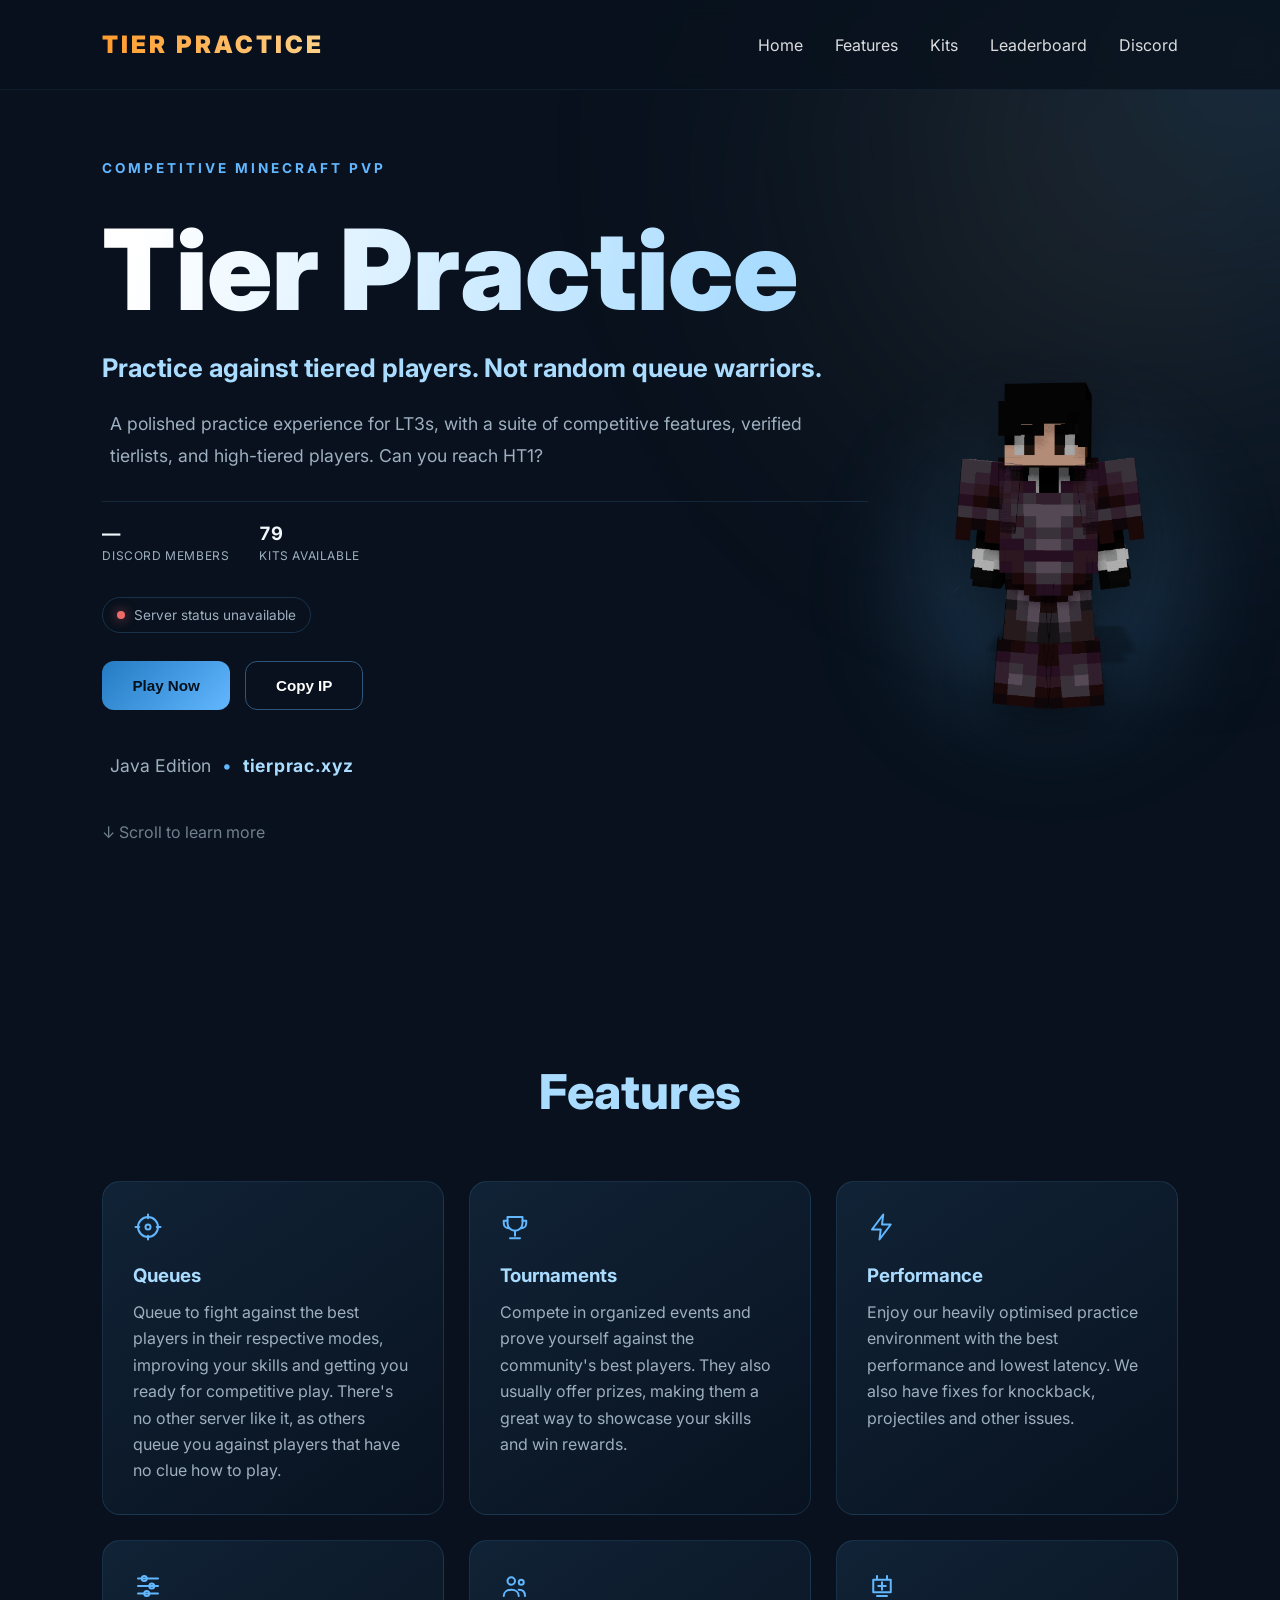
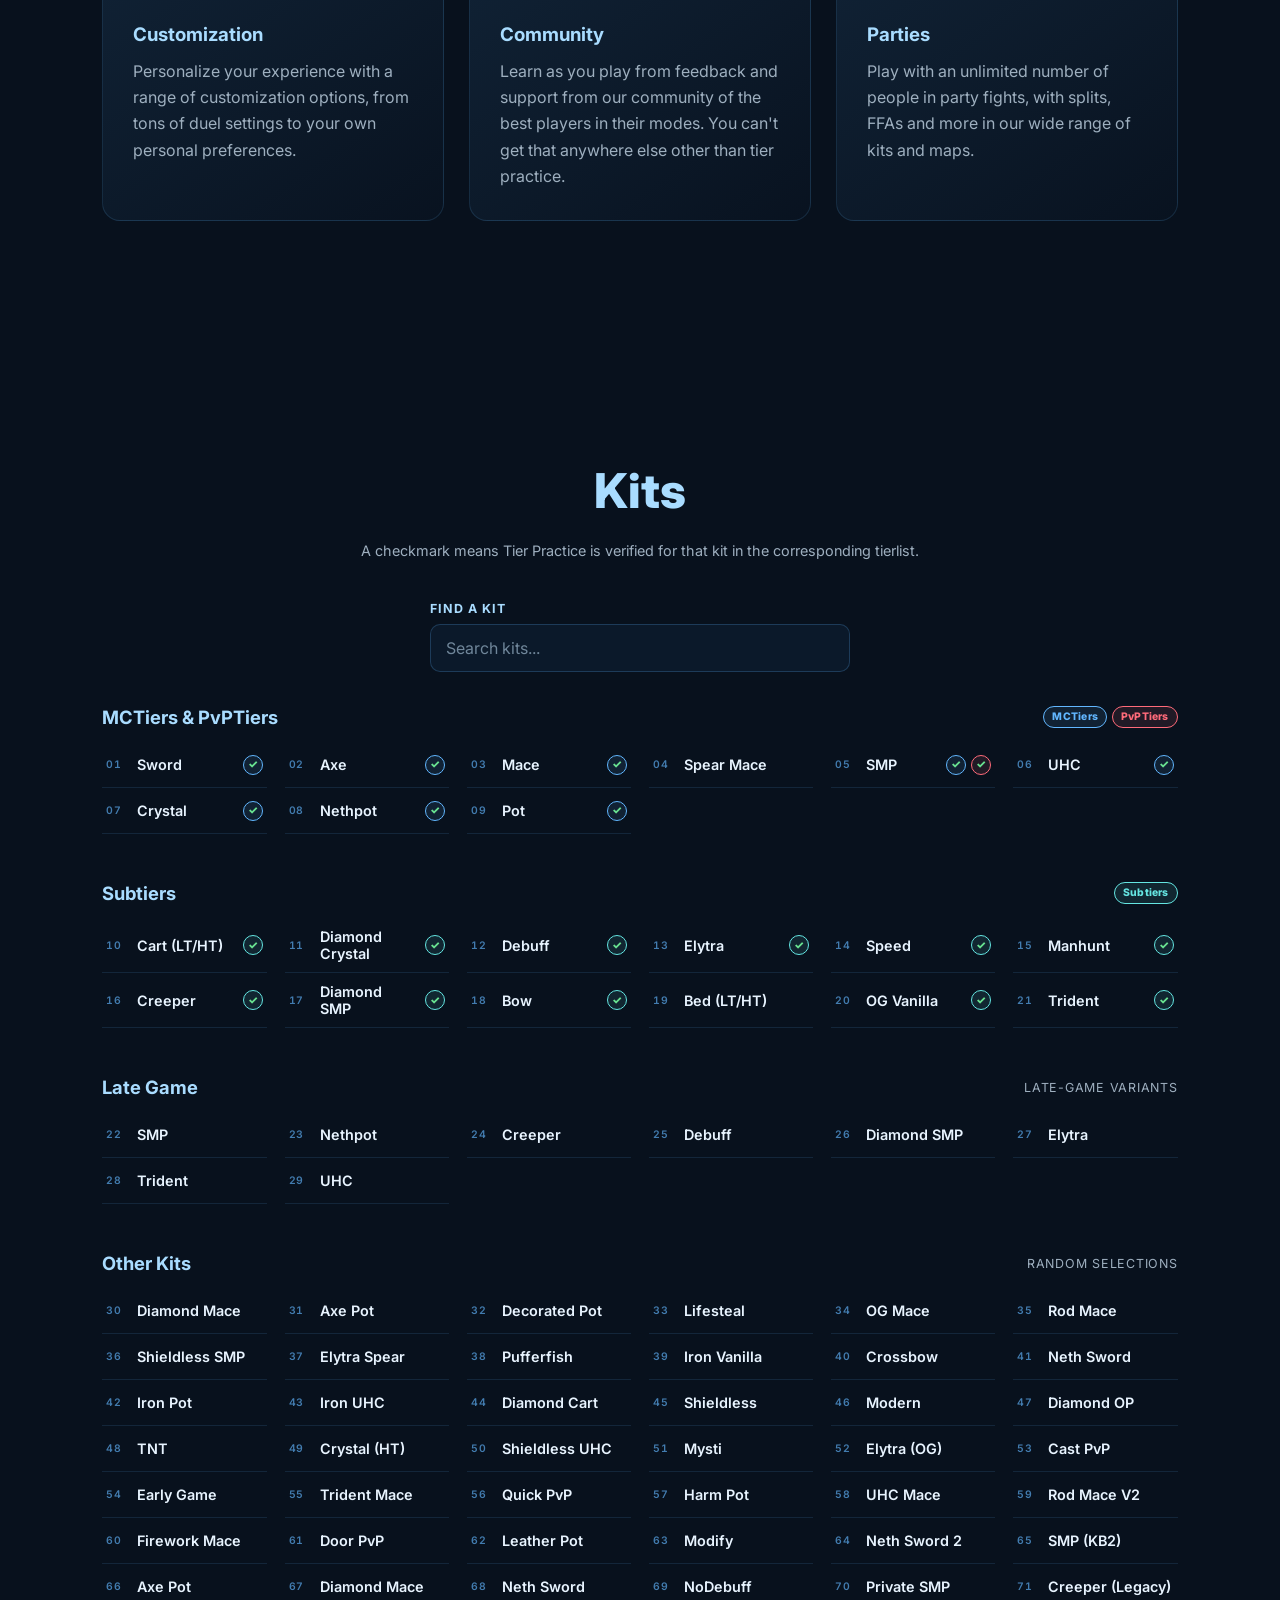
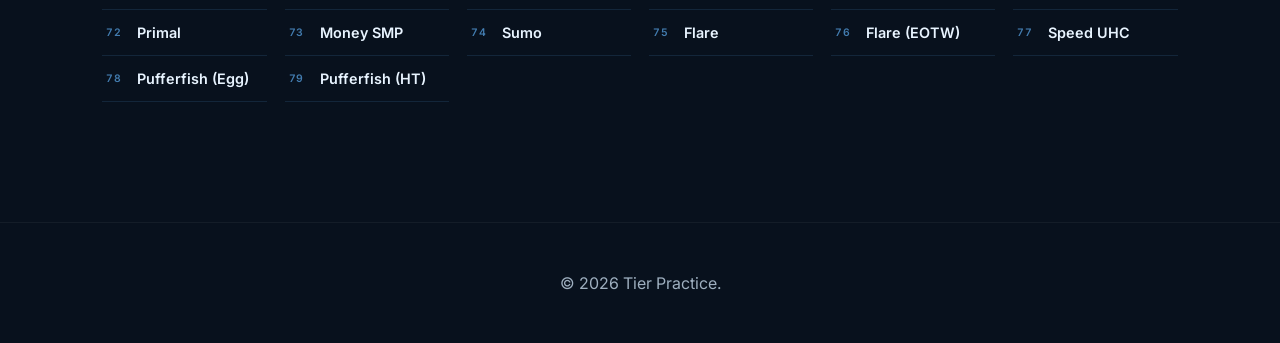
<file: index.html>
<!DOCTYPE html>
<html lang="en">
<head>
    <meta charset="UTF-8">
    <meta name="viewport" content="width=device-width, initial-scale=1.0">
    <title>Tier Practice</title>
    <meta name="description" content="Tier Practice is a competitive Minecraft PvP practice server for LT3+ players from MCTiers, Subtiers, and PvPTiers.">
    <meta name="robots" content="index, follow">
    <meta name="theme-color" content="#08111d">
    <link rel="canonical" href="https://tierprac.xyz/">
    <meta property="og:title" content="Tier Practice | Competitive Minecraft PvP">
    <meta property="og:description" content="The competitive Minecraft PvP practice server for LT3+ players.">
    <meta property="og:type" content="website">
    <meta property="og:url" content="https://tierprac.xyz/">
    <meta property="og:site_name" content="Tier Practice">
    <meta property="og:image" content="https://tierprac.xyz/assets/player-render.png">
    <meta name="twitter:card" content="summary">
    <meta name="twitter:title" content="Tier Practice | Competitive Minecraft PvP">
    <meta name="twitter:description" content="The competitive Minecraft PvP practice server for LT3+ players.">
    <meta name="twitter:image" content="https://tierprac.xyz/assets/player-render.png">
    <meta name="keywords"
content="minecraft practice server, minecraft pvp server, crystal pvp, smp pvp, mctiers, subtiers, pvptiers, tier practice">

    <script type="application/ld+json">
        {
            "@context": "https://schema.org",
            "@type": "VideoGame",
            "name": "Tier Practice",
            "url": "https://tierprac.xyz/",
            "description": "A competitive Minecraft PvP practice server for LT3+ players from MCTiers, Subtiers, and PvPTiers.",
            "genre": ["Minecraft PvP", "Competitive gaming"],
            "gamePlatform": "Minecraft Java Edition",
            "sameAs": ["https://discord.gg/tierprac"]
        }
    </script>

    <link rel="stylesheet" href="styles.css">

    <link rel="preconnect" href="https://fonts.googleapis.com">
    <link rel="preconnect" href="https://fonts.gstatic.com" crossorigin>
    <link href="https://fonts.googleapis.com/css2?family=Inter:wght@400;500;600;700;800;900&display=swap" rel="stylesheet">
</head>
<body>

    <div class="bg-glow"></div>

    <nav aria-label="Primary navigation">
        <a class="logo" href="#top" aria-label="Tier Practice home">TIER PRACTICE</a>

        <div class="nav-links">
            <a href="#top">Home</a>
            <a href="#features">Features</a>
            <a href="#kits">Kits</a>
            <a href="leaderboard.html">Leaderboard</a>
            <a href="https://discord.gg/tierprac" target="_blank" rel="noopener noreferrer">Discord</a>
        </div>
    </nav>

    <section class="hero" id="top">

        <div class="hero-shell">
        <div class="hero-content">

            <span class="tag">
                COMPETITIVE MINECRAFT PVP
            </span>

            <h1>
                Tier Practice
            </h1>

            <h2>
                Practice against tiered players. Not random queue warriors.
            </h2>

            <p>
                A polished practice experience for LT3s, with a suite of competitive features, verified tierlists, and high-tiered players. Can you reach HT1?
            </p>

            <div class="hero-stats" aria-label="Tier Practice statistics">
                <div class="hero-stat">
                    <strong id="discord-members">—</strong>
                    <span>Discord members</span>
                </div>
                <div class="hero-stat">
                    <strong id="kit-count">0</strong>
                    <span>Kits available</span>
                </div>
            </div>

            <div class="server-status" aria-live="polite">
                <span class="status-dot" aria-hidden="true"></span>
                <span id="server-status">Checking server status...</span>
            </div>

            <div class="buttons">
                <button class="gold-btn" id="play-now">
                    Play Now
                </button>

                <button class="outline-btn" id="copy-ip">
                    Copy IP
                </button>
            </div>

            <p class="server-address">Java Edition <span>•</span> <strong>tierprac.xyz</strong></p>

            <div class="scroll-text">
                ↓ Scroll to learn more
            </div>

        </div>
        <div class="hero-art" aria-hidden="true">
            <div class="hero-art-glow"></div>
            <img src="assets/player-render.png" alt="">
        </div>
        </div>

    </section>

    <section id="features" class="section">

        <h2 class="section-heading">
            Features
        </h2>

        <div class="card-grid">

            <div class="info-card">
                <svg class="feature-icon" viewBox="0 0 24 24" aria-hidden="true">
                    <circle cx="12" cy="12" r="8"></circle>
                    <circle cx="12" cy="12" r="2"></circle>
                    <path d="M12 2v3M12 19v3M2 12h3M19 12h3"></path>
                </svg>
                <h3>Queues</h3>
                <p>Queue to fight against the best players in their respective modes, improving your skills and getting you ready for competitive play. There's no other server like it, as others queue you against players that have no clue how to play.</p>
            </div>

            <div class="info-card">
                <svg class="feature-icon" viewBox="0 0 24 24" aria-hidden="true">
                    <path d="M6 4h12v5a6 6 0 0 1-12 0V4Z"></path>
                    <path d="M6 7H3v2a4 4 0 0 0 4 4M18 7h3v2a4 4 0 0 1-4 4M12 15v4M8 21h8"></path>
                </svg>
                <h3>Tournaments</h3>
                <p>Compete in organized events and prove yourself against the community's best players. They also usually offer prizes, making them a great way to showcase your skills and win rewards.</p>
            </div>

            <div class="info-card">
                <svg class="feature-icon" viewBox="0 0 24 24" aria-hidden="true">
                    <path d="m13 2-9 12h7l-1 8 9-12h-7l1-8Z"></path>
                </svg>
                <h3>Performance</h3>
                <p>Enjoy our heavily optimised practice environment with the best performance and lowest latency. We also have fixes for knockback, projectiles and other issues.</p>
            </div>

            <div class="info-card">
                <svg class="feature-icon" viewBox="0 0 24 24" aria-hidden="true">
                    <path d="M4 6h16M4 12h16M4 18h16"></path>
                    <circle cx="9" cy="6" r="2"></circle>
                    <circle cx="15" cy="12" r="2"></circle>
                    <circle cx="11" cy="18" r="2"></circle>
                </svg>
                <h3>Customization</h3>
                <p>Personalize your experience with a range of customization options, from tons of duel settings to your own personal preferences.</p>
            </div>

            <div class="info-card">
                <svg class="feature-icon" viewBox="0 0 24 24" aria-hidden="true">
                    <circle cx="9" cy="8" r="3"></circle>
                    <circle cx="17" cy="9" r="2"></circle>
                    <path d="M3 20c0-3 2.5-5 6-5s6 2 6 5M15 15c3 0 5 1.8 5 5"></path>
                </svg>
                <h3>Community</h3>
                <p>Learn as you play from feedback and support from our community of the best players in their modes. You can't get that anywhere else other than tier practice.</p>
            </div>

            <div class="info-card">
                <svg class="feature-icon" viewBox="0 0 24 24" aria-hidden="true">
                    <path d="M5 7h14v10H5zM8 4v3M16 4v3M8 20h8"></path>
                    <path d="M9 12h6M12 9v6"></path>
                </svg>
                <h3>Parties</h3>
                <p>Play with an unlimited number of people in party fights, with splits, FFAs and more in our wide range of kits and maps.</p>
            </div>
        </div>

    </section>

    <section id="kits" class="section">

        <h2 class="section-heading">
            Kits
        </h2>
        <p class="kit-section-note">A checkmark means Tier Practice is verified for that kit in the corresponding tierlist.</p>
        <div class="kit-search">
            <label for="kit-search-input">Find a kit</label>
            <input id="kit-search-input" type="search" placeholder="Search kits..." autocomplete="off">
        </div>
        <p class="kit-no-results" id="kit-no-results" hidden>
            Can't find your kit? <a href="https://discord.gg/tierprac" target="_blank" rel="noopener noreferrer">Request it in Discord</a>.
        </p>

        <div class="kit-roster" aria-label="Available kits">
            <div class="kit-group">
                <div class="kit-group-heading">
                    <h3>MCTiers &amp; PvPTiers</h3>
                    <div class="kit-legend" aria-label="Tierlist indicators">
                        <span class="tier-badge mctiers">MCTiers</span>
                        <span class="tier-badge pvptiers">PvPTiers</span>
                    </div>
                </div>
                <div class="kit-list">
                    <div class="kit-item"><span class="kit-number">00</span><span class="kit-name">Sword</span><span class="kit-badges"><span class="tier-badge mctiers">MCT</span></span></div>
                    <div class="kit-item"><span class="kit-number">01</span><span class="kit-name">Axe</span><span class="kit-badges"><span class="tier-badge mctiers">MCT</span></span></div>
                    <div class="kit-item"><span class="kit-number">02</span><span class="kit-name">Mace</span><span class="kit-badges"><span class="tier-badge mctiers">MCT</span></span></div>
                    <div class="kit-item"><span class="kit-number">03</span><span class="kit-name">Spear Mace</span><span class="kit-badges"></span></div>
                    <div class="kit-item"><span class="kit-number">04</span><span class="kit-name">SMP</span><span class="kit-badges"><span class="tier-badge mctiers">MCT</span><span class="tier-badge pvptiers">PvPT</span></span></div><!--a-->
                    <div class="kit-item"><span class="kit-number">05</span><span class="kit-name">UHC</span><span class="kit-badges"><span class="tier-badge mctiers">MCT</span></span></div>
                    <div class="kit-item"><span class="kit-number">06</span><span class="kit-name">Crystal</span><span class="kit-badges"><span class="tier-badge mctiers">MCT</span></span></div>
                    <div class="kit-item"><span class="kit-number">07</span><span class="kit-name">Nethpot</span><span class="kit-badges"><span class="tier-badge mctiers">MCT</span></span></div>
                    <div class="kit-item"><span class="kit-number">08</span><span class="kit-name">Pot</span><span class="kit-badges"><span class="tier-badge mctiers">MCT</span></span></div>
                </div>
            </div>

            <div class="kit-group">
                <div class="kit-group-heading">
                    <h3>Subtiers</h3>
                    <div class="kit-legend" aria-label="Tierlist indicators">
                        <span class="tier-badge subtiers">Subtiers</span>
                    </div>
                </div>
                <div class="kit-list">
                    <div class="kit-item"><span class="kit-number">09</span><span class="kit-name">Cart (LT/HT)</span><span class="kit-badges"><span class="tier-badge subtiers">Subtiers</span></span></div>
                    <div class="kit-item"><span class="kit-number">10</span><span class="kit-name">Diamond Crystal</span><span class="kit-badges"><span class="tier-badge subtiers">Subtiers</span></span></div>
                    <div class="kit-item"><span class="kit-number">11</span><span class="kit-name">Debuff</span><span class="kit-badges"><span class="tier-badge subtiers">Subtiers</span></span></div>
                    <div class="kit-item"><span class="kit-number">12</span><span class="kit-name">Elytra</span><span class="kit-badges"><span class="tier-badge subtiers">Subtiers</span></span></div>
                    <div class="kit-item"><span class="kit-number">13</span><span class="kit-name">Speed</span><span class="kit-badges"><span class="tier-badge subtiers">Subtiers</span></span></div>
                    <div class="kit-item"><span class="kit-number">14</span><span class="kit-name">Manhunt</span><span class="kit-badges"><span class="tier-badge subtiers">Subtiers</span></span></div>
                    <div class="kit-item"><span class="kit-number">15</span><span class="kit-name">Creeper</span><span class="kit-badges"><span class="tier-badge subtiers">Subtiers</span></span></div>
                    <div class="kit-item"><span class="kit-number">16</span><span class="kit-name">Diamond SMP</span><span class="kit-badges"><span class="tier-badge subtiers">Subtiers</span></span></div>
                    <div class="kit-item"><span class="kit-number">17</span><span class="kit-name">Bow</span><span class="kit-badges"><span class="tier-badge subtiers">Subtiers</span></span></div>
                    <div class="kit-item"><span class="kit-number">18</span><span class="kit-name">Bed (LT/HT)</span><span class="kit-badges"></span></div>
                    <div class="kit-item"><span class="kit-number">19</span><span class="kit-name">OG Vanilla</span><span class="kit-badges"><span class="tier-badge subtiers">Subtiers</span></span></div>
                    <div class="kit-item"><span class="kit-number">20</span><span class="kit-name">Trident</span><span class="kit-badges"><span class="tier-badge subtiers">Subtiers</span></span></div>
                </div>
            </div>

            <div class="kit-group late-game">
                <div class="kit-group-heading"><h3>Late Game</h3><span class="kit-group-note">Late-game variants</span></div>
                <div class="kit-list">
                    <div class="kit-item"><span class="kit-number">21</span><span class="kit-name">SMP</span></div>
                    <div class="kit-item"><span class="kit-number">22</span><span class="kit-name">Nethpot</span></div>
                    <div class="kit-item"><span class="kit-number">23</span><span class="kit-name">Creeper</span></div>
                    <div class="kit-item"><span class="kit-number">24</span><span class="kit-name">Debuff</span></div>
                    <div class="kit-item"><span class="kit-number">25</span><span class="kit-name">Diamond SMP</span></div>
                    <div class="kit-item"><span class="kit-number">26</span><span class="kit-name">Elytra</span></div>
                    <div class="kit-item"><span class="kit-number">27</span><span class="kit-name">Trident</span></div>
                    <div class="kit-item"><span class="kit-number">28</span><span class="kit-name">UHC</span></div>
                </div>
            </div>

            <div class="kit-group">
                <div class="kit-group-heading"><h3>Other Kits</h3><span class="kit-group-note">Random selections</span></div>
                <div class="kit-list">
                    <div class="kit-item"><span class="kit-number">29</span><span class="kit-name">Diamond Mace</span></div>
                    <div class="kit-item"><span class="kit-number">30</span><span class="kit-name">Axe Pot</span></div>
                    <div class="kit-item"><span class="kit-number">31</span><span class="kit-name">Decorated Pot</span></div>
                    <div class="kit-item"><span class="kit-number">32</span><span class="kit-name">Lifesteal</span></div>
                    <div class="kit-item"><span class="kit-number">33</span><span class="kit-name">OG Mace</span></div>
                    <div class="kit-item"><span class="kit-number">34</span><span class="kit-name">Rod Mace</span></div>
                    <div class="kit-item"><span class="kit-number">35</span><span class="kit-name">Shieldless SMP</span></div>
                    <div class="kit-item"><span class="kit-number">36</span><span class="kit-name">Elytra Spear</span></div>
                    <div class="kit-item"><span class="kit-number">37</span><span class="kit-name">Pufferfish</span></div>
                    <div class="kit-item"><span class="kit-number">38</span><span class="kit-name">Iron Vanilla</span></div>
                    <div class="kit-item"><span class="kit-number">39</span><span class="kit-name">Crossbow</span></div>
                    <div class="kit-item"><span class="kit-number">40</span><span class="kit-name">Neth Sword</span></div>
                    <div class="kit-item"><span class="kit-number">41</span><span class="kit-name">Iron Pot</span></div>
                    <div class="kit-item"><span class="kit-number">42</span><span class="kit-name">Iron UHC</span></div>
                    <div class="kit-item"><span class="kit-number">43</span><span class="kit-name">Diamond Cart</span></div>
                    <div class="kit-item"><span class="kit-number">44</span><span class="kit-name">Shieldless</span></div>
                    <div class="kit-item"><span class="kit-number">45</span><span class="kit-name">Modern</span></div>
                    <div class="kit-item"><span class="kit-number">46</span><span class="kit-name">Diamond OP</span></div>
                    <div class="kit-item"><span class="kit-number">47</span><span class="kit-name">TNT</span></div>
                    <div class="kit-item"><span class="kit-number">48</span><span class="kit-name">Crystal (HT)</span></div>
                    <div class="kit-item"><span class="kit-number">49</span><span class="kit-name">Shieldless UHC</span></div>
                    <div class="kit-item"><span class="kit-number">50</span><span class="kit-name">Mysti</span></div>
                    <div class="kit-item"><span class="kit-number">51</span><span class="kit-name">Elytra (OG)</span></div>
                    <div class="kit-item"><span class="kit-number">52</span><span class="kit-name">Cast PvP</span></div>
                    <div class="kit-item"><span class="kit-number">53</span><span class="kit-name">Early Game</span></div>
                    <div class="kit-item"><span class="kit-number">54</span><span class="kit-name">Trident Mace</span></div>
                    <div class="kit-item"><span class="kit-number">55</span><span class="kit-name">Quick PvP</span></div>
                    <div class="kit-item"><span class="kit-number">56</span><span class="kit-name">Harm Pot</span></div>
                    <div class="kit-item"><span class="kit-number">57</span><span class="kit-name">UHC Mace</span></div>
                    <div class="kit-item"><span class="kit-number">58</span><span class="kit-name">Rod Mace V2</span></div>
                    <div class="kit-item"><span class="kit-number">59</span><span class="kit-name">Firework Mace</span></div>
                    <div class="kit-item"><span class="kit-number">60</span><span class="kit-name">Door PvP</span></div>
                    <div class="kit-item"><span class="kit-number">61</span><span class="kit-name">Leather Pot</span></div>
                    <div class="kit-item"><span class="kit-number">62</span><span class="kit-name">Modify</span></div>
                    <div class="kit-item"><span class="kit-number">63</span><span class="kit-name">Neth Sword 2</span></div>
                    <div class="kit-item"><span class="kit-number">64</span><span class="kit-name">SMP (KB2)</span></div>
                    <div class="kit-item"><span class="kit-number">65</span><span class="kit-name">Axe Pot</span></div>
                    <div class="kit-item"><span class="kit-number">66</span><span class="kit-name">Diamond Mace</span></div>
                    <div class="kit-item"><span class="kit-number">67</span><span class="kit-name">Neth Sword</span></div>
                    <div class="kit-item"><span class="kit-number">68</span><span class="kit-name">NoDebuff</span></div>
                    <div class="kit-item"><span class="kit-number">69</span><span class="kit-name">Private SMP</span></div>
                    <div class="kit-item"><span class="kit-number">70</span><span class="kit-name">Creeper (Legacy)</span></div>
                    <div class="kit-item"><span class="kit-number">71</span><span class="kit-name">Primal</span></div>
                    <div class="kit-item"><span class="kit-number">72</span><span class="kit-name">Money SMP</span></div>
                    <div class="kit-item"><span class="kit-number">73</span><span class="kit-name">Sumo</span></div>
                    <div class="kit-item"><span class="kit-number">74</span><span class="kit-name">Flare</span></div>
                    <div class="kit-item"><span class="kit-number">75</span><span class="kit-name">Flare (EOTW)</span></div>
                    <div class="kit-item"><span class="kit-number">76</span><span class="kit-name">Speed UHC</span></div>
                    <div class="kit-item"><span class="kit-number">77</span><span class="kit-name">Pufferfish (Egg)</span></div>
                    <div class="kit-item"><span class="kit-number">78</span><span class="kit-name">Pufferfish (HT)</span></div>
                </div>
            </div>
        </div>

    </section>

    <footer>
        <p>© 2026 Tier Practice.</p>
    </footer>

    <div class="modal-backdrop" id="join-modal" hidden>
        <section class="join-modal" role="dialog" aria-modal="true" aria-labelledby="join-title">
            <button class="modal-close" id="close-modal" type="button" aria-label="Close join instructions">×</button>
            <span class="modal-kicker">READY TO COMPETE?</span>
            <h2 id="join-title">How to join Tier Practice</h2>
            <p class="modal-intro">Tier Practice is for verified LT3+ players. Follow these steps to get started:</p>

            <ol class="join-steps">
                <li><strong>Meet the requirement.</strong> You must be LT3 or higher in an MCTiers, Subtiers, or PvPTiers mode. Alternatively, you can <span class="boost-text">boost the Discord server</span> to get access, along with trims as a special thank you!</li>
                <li><strong>Add the server.</strong> Enter <code>tierprac.xyz</code> as the server address.</li>
                <li><strong>Join the community.</strong> Check Discord for verification, events, and updates.</li>
            </ol>
            <p class="modal-warn">Meet the requirements, but unable to join? Make a ticket in the discord.</p>

            <div class="modal-actions">
                <button class="gold-btn" id="modal-copy-ip" type="button">Copy Server IP</button>
                <a class="outline-btn" href="https://discord.gg/tierprac" target="_blank" rel="noopener noreferrer">Join Discord</a>
            </div>
            <p class="modal-note">Not LT3+ yet? Practice your fundamentals and come back when you are ready.</p>
        </section>
    </div>

    <script src="main.js"></script>

</body>
</html>
</file>
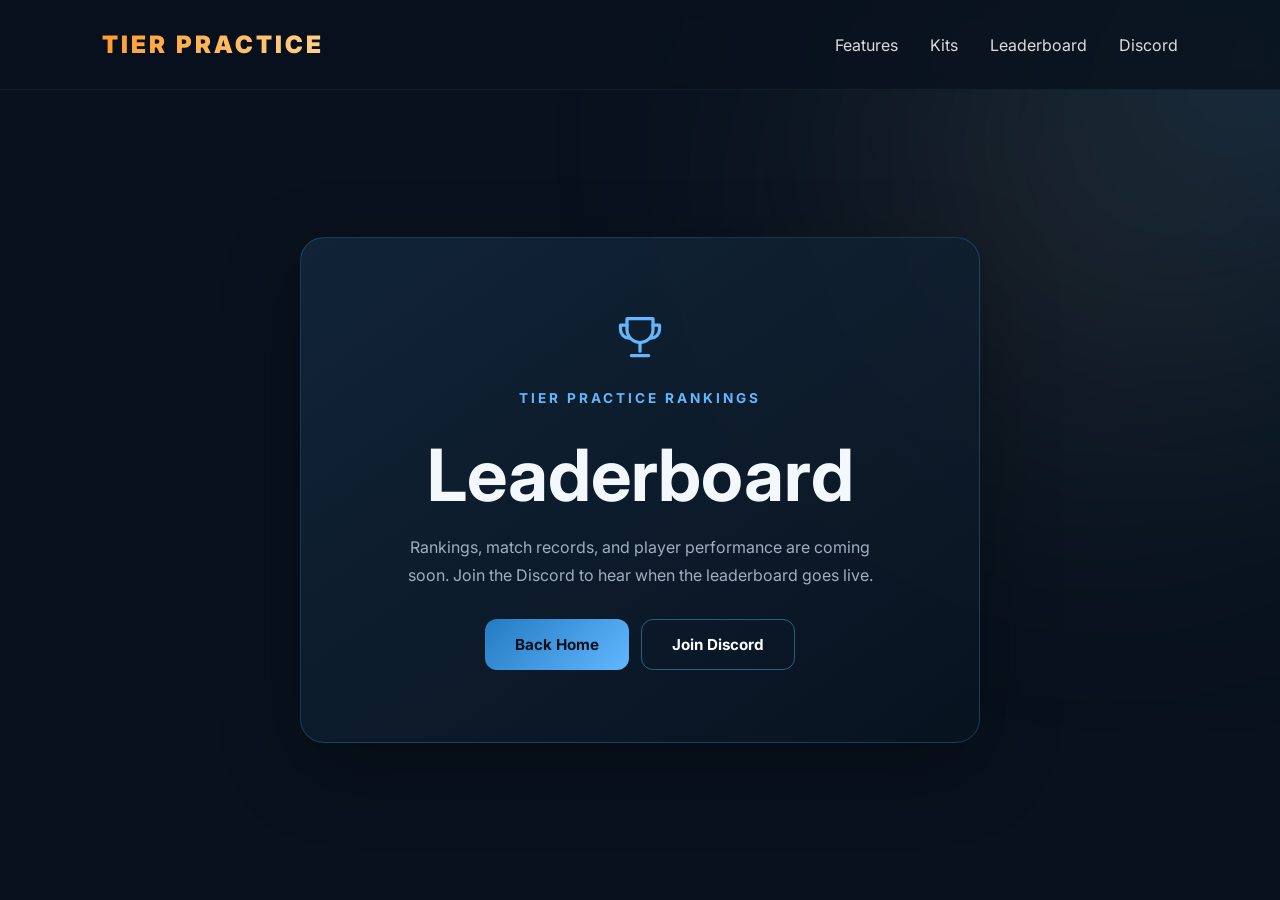
<file: leaderboard.html>
<!DOCTYPE html>
<html lang="en">
<head>
    <meta charset="UTF-8">
    <meta name="viewport" content="width=device-width, initial-scale=1.0">
    <title>Leaderboard | Tier Practice</title>
    <meta name="description" content="The Tier Practice leaderboard is coming soon. Track rankings and match performance from the Tier Practice community.">
    <meta name="robots" content="index, follow">
    <meta name="theme-color" content="#08111d">
    <link rel="canonical" href="https://tierprac.xyz/leaderboard.html">
    <link rel="stylesheet" href="styles.css">
    <link rel="preconnect" href="https://fonts.googleapis.com">
    <link rel="preconnect" href="https://fonts.gstatic.com" crossorigin>
    <link href="https://fonts.googleapis.com/css2?family=Inter:wght@400;500;600;700;800;900&display=swap" rel="stylesheet">
</head>
<body>
    <div class="bg-glow"></div>

    <nav aria-label="Primary navigation">
        <a class="logo" href="index.html#top" aria-label="Tier Practice home">TIER PRACTICE</a>
        <div class="nav-links">
            <a href="index.html#features">Features</a>
            <a href="index.html#kits">Kits</a>
            <a href="leaderboard.html" aria-current="page">Leaderboard</a>
            <a href="https://discord.gg/tierprac" target="_blank" rel="noopener noreferrer">Discord</a>
        </div>
    </nav>

    <main class="coming-soon-page">
        <section class="coming-soon-card" aria-labelledby="leaderboard-title">
            <svg class="coming-soon-icon" viewBox="0 0 24 24" aria-hidden="true">
                <path d="M6 4h12v5a6 6 0 0 1-12 0V4Z"></path>
                <path d="M6 7H3v2a4 4 0 0 0 4 4M18 7h3v2a4 4 0 0 1-4 4M12 15v4M8 21h8"></path>
            </svg>
            <span class="tag">TIER PRACTICE RANKINGS</span>
            <h1 id="leaderboard-title">Leaderboard</h1>
            <p>
                Rankings, match records, and player performance are coming soon.
                Join the Discord to hear when the leaderboard goes live.
            </p>
            <div class="coming-soon-actions">
                <a class="gold-btn" href="index.html">Back Home</a>
                <a class="outline-btn" href="https://discord.gg/tierprac" target="_blank" rel="noopener noreferrer">Join Discord</a>
            </div>
        </section>
    </main>
</body>
</html>
</file>
<file: styles.css>
* {
    margin: 0;
    padding: 0;
    box-sizing: border-box;
}

:root {
    --gold: #ffb347;
    --gold2: #ffd188;
    --gold3: #ff9d2f;

    --blue: #62b7ff;
    --blue2: #a9dcff;
    --blue3: #247bc2;
    --bg: #08111d;
    --card: #0d1a29;

    --text: #ffffff;
    --muted: #9eafbf;
    --line: rgba(98, 183, 255, .2);
}

html {
    scroll-behavior: smooth;
}

body {
    font-family: "Inter", sans-serif;
    background: var(--bg);
    color: var(--text);
    overflow-x: hidden;
}

body.modal-open {
    overflow: hidden;
}

/* BACKGROUND GLOW */

.bg-glow {
    position: fixed;

    top: -250px;
    right: -250px;

    width: 900px;
    height: 900px;

    border-radius: 50%;

    background:
        radial-gradient(
            circle at 75% 30%,
            rgba(98,183,255,.18) 0%,
            rgba(36,123,194,.08) 30%,
            transparent 68%
        ),
        radial-gradient(
        circle,
        rgba(255,179,71,.09) 0%,
        rgba(255,179,71,.03) 35%,
        transparent 70%
    );

    filter: blur(100px);

    z-index: -1;
    pointer-events: none;
}

/* NAVBAR */

nav {
    width: 100%;

    padding: 30px 8%;

    display: flex;
    justify-content: space-between;
    align-items: center;

    position: sticky;
    top: 0;

    backdrop-filter: blur(10px);
    background: rgba(8, 17, 29, .78);
    border-bottom: 1px solid rgba(98, 183, 255, .08);

    z-index: 100;
}

.logo {
    text-decoration: none;
    font-size: 1.5rem;
    font-weight: 900;
    letter-spacing: 3px;

    background: linear-gradient(
        90deg,
        var(--gold3),
        var(--gold2)
    );

    -webkit-background-clip: text;
    -webkit-text-fill-color: transparent;
}

.nav-links {
    display: flex;
    gap: 32px;
}

.nav-links a {
    text-decoration: none;
    color: white;
    opacity: .85;
    transition: .25s;
}

.nav-links a:hover {
    color: var(--blue);
    opacity: 1;
}

/* HERO */

.hero {
    min-height: calc(100vh - 90px);

    display: flex;
    justify-content: center;
    align-items: center;

    padding: 70px 8% 100px;
}

.hero-shell {
    width: min(1120px, 100%);
    display: grid;
    grid-template-columns: minmax(0, 1fr) 260px;
    align-items: center;
    gap: 50px;
    margin: 0 auto;
}

.hero-content {
    max-width: 900px;
    text-align: left;
}

.tag {
    color: var(--blue);

    font-size: .85rem;
    font-weight: 700;
    letter-spacing: 3px;

    display: block;

    margin-bottom: 25px;
}

.hero h1 {
    font-size: clamp(4rem, 9vw, 7rem);

    font-weight: 900;

    background: linear-gradient(100deg, #ffffff 5%, var(--blue2) 85%);

    -webkit-background-clip: text;
    -webkit-text-fill-color: transparent;

    margin-bottom: 15px;
}

.hero h2 {
    font-size: 1.6rem;
    color: var(--blue2);
    margin-bottom: 25px;
}

.hero p {
    max-width: 750px;

    margin: 0 auto 40px;

    color: var(--muted);

    line-height: 1.8;
    font-size: 1.1rem;
}

.hero-art {
    position: relative;
    min-height: 430px;
    display: grid;
    place-items: end center;
}

.hero-art img {
    position: relative;
    z-index: 1;
    width: min(230px, 80%);
    max-height: 480px;
    object-fit: contain;
    filter: drop-shadow(0 24px 24px rgba(0, 0, 0, .45));
}

.hero-art-glow {
    position: absolute;
    width: 260px;
    height: 260px;
    border-radius: 50%;
    background: rgba(98, 183, 255, .2);
    filter: blur(55px);
}

.server-status {
    display: inline-flex;
    align-items: center;
    gap: 9px;
    margin-bottom: 28px;
    padding: 9px 14px;
    border: 1px solid var(--line);
    border-radius: 999px;
    color: var(--muted);
    font-size: .85rem;
}

.status-dot {
    width: 8px;
    height: 8px;
    border-radius: 50%;
    background: var(--blue);
    box-shadow: 0 0 12px var(--blue);
}

.status-dot.online {
    background: #64e391;
    box-shadow: 0 0 12px rgba(100, 227, 145, .8);
}

.status-dot.offline {
    background: #ef6b6b;
    box-shadow: 0 0 12px rgba(239, 107, 107, .7);
}

/* BUTTONS */

.buttons {
    display: flex;
    justify-content: flex-start;
    gap: 15px;

    margin-bottom: 40px;
}

.gold-btn,
.outline-btn {
    padding: 15px 30px;

    border-radius: 12px;

    cursor: pointer;

    font-size: .95rem;
    font-weight: 700;

    transition: .25s;
    text-decoration: none;
    display: inline-flex;
    align-items: center;
    justify-content: center;
}

.gold-btn {
    background: linear-gradient(135deg, var(--blue3), var(--blue));

    color: #04101c;
    border: none;

    position: relative;

    overflow: hidden;
}

.gold-btn:hover {
    transform: translateY(-3px);

    box-shadow: 0 0 35px rgba(98,183,255,.35);
}

.gold-btn::before {
    content: "";

    position: absolute;

    top: -50%;
    left: -120%;

    width: 60px;
    height: 200%;

    background: rgba(255,255,255,.4);

    transform: rotate(25deg);

    transition: 1s;
}

.gold-btn:hover::before {
    left: 150%;
}

.outline-btn {
    background: transparent;

    color: white;

    border: 1px solid rgba(98,183,255,.42);
}

.outline-btn:hover {
    border-color: var(--blue);
}

.gold-btn:focus-visible,
.outline-btn:focus-visible,
.nav-links a:focus-visible,
.logo:focus-visible,
.modal-close:focus-visible {
    outline: 2px solid var(--blue2);
    outline-offset: 4px;
}

.server-address {
    margin: -15px 0 40px;
    color: var(--muted);
    font-size: .9rem;
}

.server-address span {
    color: var(--blue);
    padding: 0 6px;
}

.server-address strong {
    color: var(--blue2);
    letter-spacing: .04em;
}

.hero-stats {
    display: flex;
    gap: 30px;
    margin: -10px 0 34px;
    padding-top: 20px;
    border-top: 1px solid rgba(98, 183, 255, .13);
}
@media (prefers-reduced-motion: reduce) {
    *,
    *::before,
    *::after {
        animation-duration: 0.01ms !important;
        transition-duration: 0.01ms !important;
        scroll-behavior: auto !important;
    }
}
.hero-stat {
    display: grid;
    gap: 4px;
}

.hero-stat strong {
    color: #f3f8fc;
    font-size: 1.15rem;
    font-variant-numeric: tabular-nums;
}

.hero-stat span {
    color: var(--muted);
    font-size: .75rem;
    letter-spacing: .05em;
    text-transform: uppercase;
}

.scroll-text {
    color: var(--muted);
    opacity: .7;
}

/* SECTIONS */

.section {
    padding: 120px 8%;
    max-width: 1280px;
    margin: 0 auto;
}

.section-heading {
    text-align: center;

    margin-bottom: 60px;

    font-size: 3rem;
    font-weight: 800;

    color: var(--blue2);
}

.card-grid {
    display: grid;

    grid-template-columns:
    repeat(auto-fit, minmax(280px, 1fr));

    gap: 25px;
}

.info-card {
    position: relative;
    background: linear-gradient(145deg, rgba(20, 42, 63, .72), rgba(9, 20, 33, .72));

    border: 1px solid rgba(98,183,255,.14);

    border-radius: 18px;

    padding: 30px;

    transition: .25s;
}

.info-card:hover {
    transform: translateY(-5px);

    border-color: rgba(98,183,255,.5);

    box-shadow:
        0 0 40px rgba(98,183,255,.12);
}

.info-card h3 {
    color: var(--blue2);
    margin-bottom: 12px;
}

.feature-icon {
    display: block;
    width: 30px;
    height: 30px;
    margin-bottom: 22px;
    fill: none;
    stroke: var(--blue);
    stroke-linecap: round;
    stroke-linejoin: round;
    stroke-width: 1.6;
}

.info-card:hover .feature-icon {
    stroke: var(--blue2);
}

.info-card p {
    color: var(--muted);
    line-height: 1.65;
}

.tierlist-label {
    margin-bottom: 16px;
    font-size: .8rem;
    font-weight: 700;
    letter-spacing: .08em;
    text-transform: uppercase;
    color: var(--muted);
}

.gamemode-list {
    display: flex;
    flex-wrap: wrap;
    gap: 8px;
    padding: 0;
    list-style: none;
}

.gamemode-list li {
    padding: 7px 11px;
    border: 1px solid rgba(98, 183, 255, .26);
    border-radius: 999px;
    background: rgba(98, 183, 255, .09);
    color: var(--blue2);
    font-size: .85rem;
    font-weight: 700;
}

.kit-roster {
    display: grid;
    gap: 48px;
}

.kit-section-note {
    margin: -38px auto 42px;
    color: var(--muted);
    text-align: center;
    font-size: .9rem;
}

.kit-search {
    display: grid;
    gap: 8px;
    width: min(100%, 420px);
    margin: 0 auto 34px;
}

.kit-search label {
    color: var(--blue2);
    font-size: .78rem;
    font-weight: 700;
    letter-spacing: .08em;
    text-transform: uppercase;
}

.kit-search input {
    width: 100%;
    padding: 13px 15px;
    border: 1px solid rgba(98, 183, 255, .22);
    border-radius: 10px;
    outline: none;
    background: rgba(13, 30, 48, .72);
    color: var(--text);
    font: inherit;
}

.kit-search input::placeholder {
    color: #70869a;
}

.kit-search input:focus {
    border-color: var(--blue);
    box-shadow: 0 0 0 3px rgba(98, 183, 255, .12);
}

.kit-no-results {
    margin: -10px auto 34px;
    color: var(--muted);
    text-align: center;
}

.kit-no-results a {
    color: var(--blue2);
    font-weight: 700;
}

.kit-no-results a:hover {
    color: white;
}

.kit-group {
    min-width: 0;
}

.kit-group-heading {
    display: flex;
    align-items: center;
    justify-content: space-between;
    gap: 20px;
    margin-bottom: 14px;
}

.kit-group-heading h3 {
    color: var(--blue2);
    font-size: 1.15rem;
}

.kit-group-note {
    color: var(--muted);
    font-size: .78rem;
    letter-spacing: .06em;
    text-transform: uppercase;
}

.kit-legend,
.kit-badges {
    display: flex;
    align-items: center;
    gap: 5px;
}

.tier-badge {
    display: inline-flex;
    align-items: center;
    justify-content: center;
    min-width: 20px;
    padding: 3px 6px;
    border: 1px solid currentColor;
    border-radius: 999px;
    font-size: .62rem;
    font-weight: 800;
    letter-spacing: .02em;
    line-height: 1;
}

.kit-legend .tier-badge {
    padding: 5px 8px;
    font-size: .65rem;
}

.tier-badge.mctiers {
    color: #62b7ff;
    background: rgba(98, 183, 255, .1);
}

.tier-badge.pvptiers {
    color: #ff6b7a;
    background: rgba(255, 107, 122, .1);
}

.tier-badge.subtiers {
    color: #65e6e2;
    background: rgba(101, 230, 226, .1);
}

.kit-list {
    display: grid;
    grid-template-columns: repeat(auto-fill, minmax(145px, 1fr));
    gap: 0 18px;
}

.kit-item {
    display: flex;
    align-items: center;
    gap: 11px;
    min-height: 46px;
    padding: 10px 4px;
    border-bottom: 1px solid rgba(98, 183, 255, .13);
    color: #e8f4ff;
    font-size: .9rem;
    font-weight: 600;
    transition: border-color .2s, color .2s, padding .2s;
}

.kit-item[hidden] {
    display: none;
}

.kit-item:hover {
    padding-left: 9px;
    border-color: rgba(98, 183, 255, .5);
    color: var(--blue2);
}

.coming-soon-page {
    min-height: calc(100vh - 100px);
    display: grid;
    place-items: center;
    padding: 60px 8%;
}

.coming-soon-card {
    width: min(100%, 680px);
    padding: clamp(32px, 6vw, 72px);
    border: 1px solid rgba(98, 183, 255, .2);
    border-radius: 24px;
    background: linear-gradient(145deg, rgba(20, 42, 63, .78), rgba(9, 20, 33, .78));
    box-shadow: 0 24px 80px rgba(0, 0, 0, .28);
    text-align: center;
}

.coming-soon-icon {
    width: 52px;
    height: 52px;
    margin: 0 auto 24px;
    fill: none;
    stroke: var(--blue);
    stroke-linecap: round;
    stroke-linejoin: round;
    stroke-width: 1.5;
}

.coming-soon-card h1 {
    margin-bottom: 16px;
    color: #f3f8fc;
    font-size: clamp(2.4rem, 6vw, 4.5rem);
}

.coming-soon-card p {
    max-width: 480px;
    margin: 0 auto 30px;
    color: var(--muted);
    line-height: 1.7;
}

.coming-soon-actions {
    display: flex;
    justify-content: center;
    gap: 12px;
}

.kit-number {
    min-width: 20px;
    color: rgba(98, 183, 255, .65);
    font-size: .65rem;
    font-variant-numeric: tabular-nums;
    letter-spacing: .08em;
}

.kit-name {
    min-width: 0;
}

.kit-badges {
    margin-left: auto;
}

.kit-badges .tier-badge {
    min-width: 20px;
    width: 20px;
    height: 20px;
    padding: 0;
    font-size: 0;
}

.kit-badges .tier-badge::before {
    content: "✓";
    font-size: .7rem;
    color: #69e391;
}

.kit-badges .tier-badge.not-verified {
    border-color: rgba(158, 175, 191, .35);
    background: rgba(158, 175, 191, .08);
    color: var(--muted);
}

.kit-badges .tier-badge.not-verified::before {
    content: "—";
    color: var(--muted);
}

/* JOIN MODAL */

.modal-backdrop {
    position: fixed;
    inset: 0;
    z-index: 200;
    display: grid;
    place-items: center;
    padding: 20px;
    background: rgba(0, 0, 0, .78);
    backdrop-filter: blur(8px);
}

.modal-backdrop[hidden] {
    display: none;
}

.join-modal {
    position: relative;
    width: min(100%, 560px);
    max-height: min(720px, 90vh);
    overflow-y: auto;
    scrollbar-color: var(--blue3) rgba(255, 255, 255, .06);
    scrollbar-width: thin;
    padding: 42px;
    border: 1px solid rgba(98, 183, 255, .32);
    border-radius: 24px;
    background: linear-gradient(145deg, #112943, #0a1623 55%);
    box-shadow: 0 25px 100px rgba(0, 0, 0, .7), 0 0 50px rgba(98, 183, 255, .12);
}

.join-modal::-webkit-scrollbar {
    width: 8px;
}

.join-modal::-webkit-scrollbar-track {
    background: rgba(255, 255, 255, .04);
    border-radius: 999px;
}

.join-modal::-webkit-scrollbar-thumb {
    background: linear-gradient(var(--blue), var(--blue3));
    border: 2px solid transparent;
    border-radius: 999px;
    background-clip: padding-box;
}

.join-modal::-webkit-scrollbar-thumb:hover {
    background: linear-gradient(var(--blue2), var(--blue));
    background-clip: padding-box;
}

.modal-close {
    position: absolute;
    top: 16px;
    right: 20px;
    width: 36px;
    height: 36px;
    border: 0;
    background: transparent;
    color: var(--muted);
    cursor: pointer;
    font-size: 1.8rem;
    line-height: 1;
}

.modal-close:hover {
    color: white;
}

.modal-kicker {
    color: var(--blue);
    font-size: .75rem;
    font-weight: 800;
    letter-spacing: 2px;
}

.join-modal h2 {
    margin: 10px 0 12px;
    font-size: 2rem;
}

.modal-intro,
.modal-note {
    color: var(--muted);
    line-height: 1.65;
}
.modal-warn {
    color: #ffcb76;
    line-height: 1.65;
    font-size: .82rem;
    margin-bottom: 18px;
}

.join-steps {
    display: grid;
    gap: 18px;
    margin: 28px 0;
    padding-left: 24px;
}

.join-steps li {
    padding-left: 6px;
    color: var(--muted);
    line-height: 1.6;
}

.join-steps li::marker {
    color: var(--blue);
    font-weight: 800;
}

.join-steps strong {
    color: white;
}

.boost-text {
    font-weight: 700;
    background: linear-gradient(90deg, #c084fc, #f472b6);
    -webkit-background-clip: text;
    background-clip: text;
    -webkit-text-fill-color: transparent;
}

code {
    padding: 3px 7px;
    border-radius: 5px;
    background: rgba(98, 183, 255, .12);
    color: var(--blue2);
}

.modal-actions {
    display: flex;
    gap: 12px;
    margin-bottom: 20px;
}

.modal-actions .gold-btn,
.modal-actions .outline-btn {
    flex: 1;
}

.modal-note {
    font-size: .82rem;
}

/* FOOTER */

footer {
    text-align: center;

    padding: 50px 20px;

    color: var(--muted);

    border-top: 1px solid rgba(255,255,255,.05);
}

/* MOBILE */

@media (max-width: 700px) {

    .nav-links {
        display: none;
    }

    .buttons {
        flex-direction: column;
    }

    .hero {
        padding-top: 55px;
    }

    .hero-shell {
        display: block;
    }

    .hero-content {
        text-align: center;
    }

    .buttons {
        justify-content: center;
    }

    .hero-stats {
        justify-content: center;
        gap: 24px;
    }

    .hero-art {
        min-height: 230px;
        margin-top: 30px;
    }

    .hero-art img {
        width: 145px;
        max-height: 250px;
    }

    .hero-art-glow {
        width: 190px;
        height: 190px;
    }

    .hero h2 {
        font-size: 1.2rem;
    }

    .hero h1 {
        font-size: clamp(3.2rem, 17vw, 5rem);
    }

    .section-heading {
        font-size: 2rem;
    }

    .join-modal {
        padding: 34px 24px 26px;
    }

    .modal-actions {
        flex-direction: column;
    }
}
</file>
